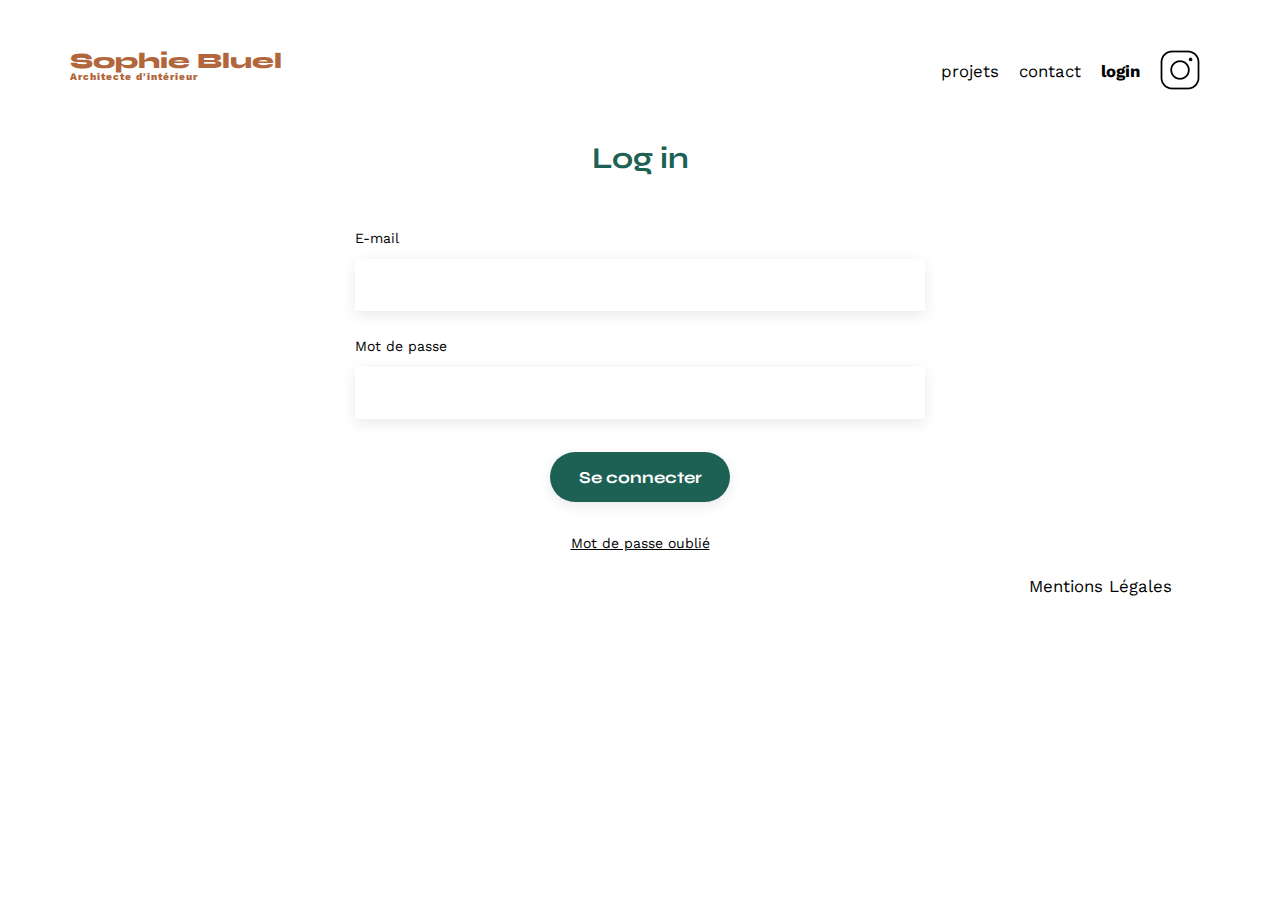
<file: FrontEnd/login.html>
<!DOCTYPE html>
<html lang="fr">
<head>
	<meta charset="UTF-8">
	<title>Sophie Bluel - Architecte d'intérieur</title>
	<meta name="viewport" content="width=device-width, initial-scale=1.0">
	<link rel="preconnect" href="https://fonts.googleapis.com">
	<link rel="preconnect" href="https://fonts.gstatic.com" crossorigin>
	<link href="https://fonts.googleapis.com/css2?family=Syne:wght@700;800&family=Work+Sans&display=swap" rel="stylesheet">
	<meta name="description" content="">    
	<link rel="stylesheet" href="./assets/style.css">
</head>
<body>
<header>
	<h1>Sophie Bluel <span>Architecte d'intérieur</span></h1>
	<nav>
		<ul>
			<li><a href="./#portfolio">projets</a></li>
			<li><a href="./#contact">contact</a></li>
			<li class="currentLink">login</li>
			<li><img src="./assets/icons/instagram.png" alt="Instagram"></li>
		</ul>
	</nav>
</header>
<main>
    <section id="login">
        <h2>Log in</h2>
        <p class="error hidden">Erreur dans l’identifiant ou le mot de passe</p>
        <form method="post">
            <label>E-mail</label>
            <input type="email" name="mail">
            <label>Mot de passe</label>
            <input type="password" name="pw">
            <input type="submit" name="sent" value="Se connecter">
        </form>
        <a href="">Mot de passe oublié</a>
    </section>
</main>

<footer>
	<nav>
		<ul>
			<li>Mentions Légales</li>
		</ul>
	</nav>
</footer>
<script src="assets/js/auth/login.js"></script>
</body>
</html>
</file>
<file: FrontEnd/assets/style.css>
/* http://meyerweb.com/eric/tools/css/reset/
   v2.0 | 20110126
   License: none (public domain)
*/

html, body, div, span, applet, object, iframe,
h1, h2, h3, h4, h5, h6, p, blockquote, pre,
a, abbr, acronym, address, big, cite, code,
del, dfn, em, img, ins, kbd, q, s, samp,
small, strike, strong, sub, sup, tt, var,
b, u, i, center,
dl, dt, dd, ol, ul, li,
fieldset, form, label, legend,
table, caption, tbody, tfoot, thead, tr, th, td,
article, aside, canvas, details, embed,
figure, figcaption, footer, header, hgroup,
menu, nav, output, ruby, section, summary,
time, mark, audio, video {
	margin: 0;
	padding: 0;
	border: 0;
	font-size: 100%;
	font: inherit;
	vertical-align: baseline;
}
/* HTML5 display-role reset for older browsers */
article, aside, details, figcaption, figure,
footer, header, hgroup, menu, nav, section {
	display: block;
}
body {
	line-height: 1;
}
ol, ul {
	list-style: none;
}
blockquote, q {
	quotes: none;
}
blockquote:before, blockquote:after,
q:before, q:after {
	content: '';
	content: none;
}
table {
	border-collapse: collapse;
	border-spacing: 0;
}
/** end reset css**/
body {
	max-width: 1140px;
	margin:auto;
	font-family: 'Work Sans' ;
	font-size: 14px;
}
header {
	display: flex;
	justify-content: space-between;
	margin: 50px 0
}
section {
	margin: 50px 0
}

h1{
	display: flex;
	flex-direction: column;
	font-family: 'Syne';
	font-size: 22px;
	font-weight: 800;
	color: #B1663C
}

h1 > span {
	font-family: 'Work Sans';
	font-size:10px;
	letter-spacing: 0.1em;
;
}

h2{
	font-family: 'Syne';
	font-weight: 700;
	font-size: 30px;
	color: #1D6154
}
nav ul {
	display: flex;
	align-items: center;
	list-style-type: none;

}
nav li {
	padding: 0 10px;
	font-size: 1.2em;
}
a{
	color: black;
	text-decoration: none;
}
li:hover, a:hover {
	color: #B1663C;
}
#introduction {
	display: flex;
	align-items: center;
}
#introduction figure {
	flex: 1
}
#introduction img {
	display: block;
	margin: auto;
	width: 80%;
}

#introduction article {
	flex: 1
}
#introduction h2 {
	margin-bottom: 1em;
}

#introduction p {
	margin-bottom: 0.5em;
}
#portfolio h2 {
	text-align: center;
	margin-bottom: 1em;
}
.gallery {
	width: 100%;
	display: grid;
	grid-template-columns: 1fr 1fr 1fr;
	grid-column-gap: 20px;
	grid-row-gap: 20px;
}

.gallery img {
	width: 100%;

}
#contact, #login {
	width: 50%;
margin: auto;
}
#contact > * {
	text-align: center;

}
#contact h2{
	margin-bottom: 20px;
}
#contact form, #login form {
	text-align: left;
	margin-top:30px;
	display: flex;
	flex-direction: column;
}

#contact input, #login input, select {
	height: 50px;
	font-size: 1.2em;
	border: none;
	box-shadow: 0px 4px 14px rgba(0, 0, 0, 0.09);
	outline:none;
	-webkit-appearance:none!important;
	-moz-appearance:none!important
}


#contact label, #login label{
	margin: 2em 0 1em 0;
}
#contact textarea, #login textarea{
	border: none;
	box-shadow: 0px 4px 14px rgba(0, 0, 0, 0.09);
}

input[type="submit"], .greenbtn{
	font-family: 'Syne';
	font-weight: 700;
	color: white;
	background-color: #1D6154;
	margin : 2em auto ;
	width: 180px;
	text-align: center;
	border-radius: 60px ;
}

footer nav ul {
	display: flex;
	justify-content: flex-end;
	margin: 2em
}








/* CATEGORIES */
#portfolio form{
	display: flex;
	justify-content: center;
}
#portfolio input {
	font-family: 'Syne';
	font-weight: 700;
	color: #1D6154;
	background-color: white;
	border: 1px solid #1D6154;
	margin : 2em 5px ;
	text-align: center;
	border-radius: 60px ;
	height: 40px;
	width:auto;
	padding: 0 1rem;
	font-size: 1.2em;
	transition:.1s ease-in
}
#portfolio input.active {
	color: white;
	background-color: #1D6154;
	border: 1px solid #1D6154;
	transition:.1s ease-in
}
#portfolio .hidden{
	display: none;
	transition:.1s;
}


/* login */

#login h2{
	text-align: center;
}

#login a {
	display: block;
	text-align: center;
	text-decoration: underline;
}
#login a:hover {
	color: #B1663C;
}
.currentLink{
	font-weight: bold;
}
.currentLink:hover{
	color: black;
}
.error{
	margin-top:2rem;
	text-align: center;
	color: red;
}
.hidden{
	display: none!important;
}


/*  Mode édtion */
.editmode{
	display: flex;
	gap:10px;
	position: fixed;
	top:0;
	left:0;
	width:100%;
	background-color: black;
	color: white;
	padding:1rem;
	justify-content: center;
	margin: 0;
}

.editBtn{
	display: flex;
	gap:10px;
	position: absolute;
	margin-top:-3rem;
	margin-left:43rem;
}

/*  Mode éditon galerie */
#editWork{
	background: rgba(0, 0, 0, 0.2);
	position:fixed;
	left:0;
	top:-4px;
	width:100%;
	height:100vh;
}
#editWork .editModal {
	max-width:500px;
	margin:5rem auto;
	background:white;
	padding:2rem 8rem;
	border-radius: 1rem;
}
#editWork h2 {
	text-align: center;
	margin:1rem 0 3rem 0;
	font-size:1.5rem;
	color: black;
	font-family: 'Work Sans';
	font-weight: lighter;
}
#editWork #editWorkGallery {
	display: grid;
	grid-template-columns: repeat(5, 1fr);
	column-gap:10px;
	row-gap:20px;
}
#editWork article img{
	width:100%
}
#editWork .divider{
	border-top:1px solid grey;
	margin:3rem 0 2rem 0;
}
#editWork input{
	display: block;
	height: 35px;
	width:50%;
	border: none;
	box-shadow: 0px 4px 14px rgba(0, 0, 0, 0.09);
}


/* Ajout photo */
#file{
	visibility: hidden!important;
}
.galleryAddContent form{
	display: flex;
    flex-direction: column;
}
.bluesection {
    display: flex;
	flex-direction: column;
    text-align: center;
    background: #e9f1f6;
    padding: 1rem;
	margin-bottom:1rem;
}

.bluesection i {
    font-size:5rem;
	color: #ccd6dc;
}

.uploadBtn {
    background: #ccd6dc;
    color: #366583;
    font-size: 1.5rem;
    padding: .5rem;
    border-radius: 2rem;
    margin: .5rem 20% -1rem 20%;
}
input#addTitle, input#addCategorie {
	width:100%;
}
input#addTitle {
	margin-bottom:1rem;
}
.greyBtn{
	background:#a7a7a7!important;
}
.bluesection label.imgUplodaded img {
    margin: -1rem 0 -3.25rem 0;
    height: auto;
    width: 200px!important;
}



/* Modal buttons*/
.navModal {
    display: flex;
	flex-direction: row-reverse;
	justify-content: space-between;
    margin: 0 -5.5rem;
}
.deleteWork{
	display: flex;
	position: relative;
	justify-content: end;
	z-index:10;
	margin-bottom:-1.75rem;
	margin-right:.25rem;
}
.deleteWork:before{
	padding:5px;
	border-radius:5px;
	background: black;
	color: white;
}

/* Pointer */
.deleteWork:before, .closeModal, .logout, .editBtn, .returnModal, .greyBtn{
	cursor: pointer;
}
</file>
